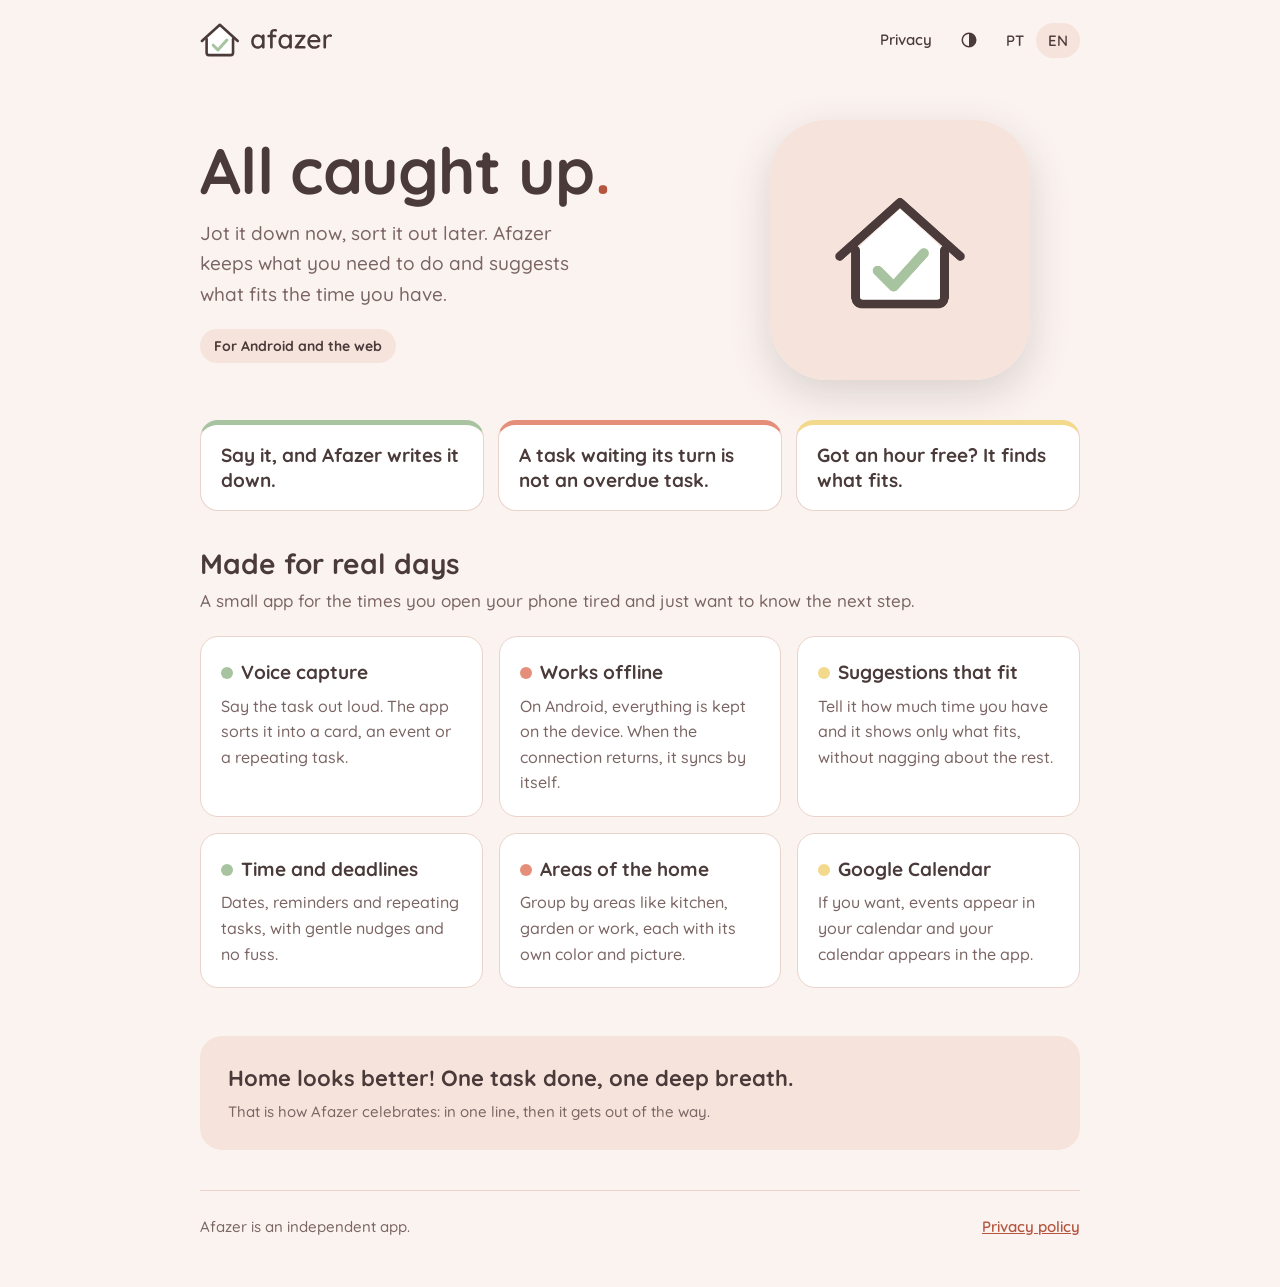
<file: index.html>
<!doctype html>
<html lang="pt-BR" data-lang="pt">
<head>
<meta charset="utf-8">
<meta name="viewport" content="width=device-width,initial-scale=1">
<title>Afazer</title>
<meta name="description" content="Afazer é um app de tarefas calmo, que funciona sem internet: anote falando, deixe a organização com a IA e faça só o que cabe agora.">
<meta property="og:title" content="Afazer: casa em dia">
<meta property="og:description" content="Anote agora, organize depois. Um app de tarefas calmo, sem culpa.">
<meta property="og:image" content="assets/og.png">
<link rel="icon" href="assets/favicon.svg" type="image/svg+xml">
<link rel="apple-touch-icon" href="assets/icon-512.png">
<link rel="stylesheet" href="https://fonts.googleapis.com/css2?family=Quicksand:wght@500;600;700&display=swap">
<link rel="stylesheet" href="assets/site.css?v=4">
</head>
<body>
<div class="wrap">
  <header class="top">
    <a href="./" aria-label="Afazer"><picture><source srcset="assets/afazer-lockup-dark.svg" media="(prefers-color-scheme: dark)"><img src="assets/afazer-lockup.svg" alt="Afazer"></picture></a>
    <nav>
      <a href="privacy.html"><span lang-block="pt">Privacidade</span><span lang-block="en">Privacy</span></a>
      <button type="button" class="theme" title="Tema / Theme" aria-label="Alternar tema claro/escuro / Toggle light/dark theme" aria-pressed="false"><svg width="18" height="18" viewBox="0 0 24 24" aria-hidden="true"><circle cx="12" cy="12" r="9" fill="none" stroke="currentColor" stroke-width="2"/><path d="M12 3a9 9 0 0 1 0 18z" fill="currentColor"/></svg></button><span class="lang"><button type="button" data-set="pt" aria-pressed="true">PT</button><button type="button" data-set="en" aria-pressed="false">EN</button></span>
    </nav>
  </header>

  <div lang-block="pt">
    <section class="hero">
      <div>
        <h1>Casa <em>em dia</em>.</h1>
        <p>Anote agora, organize depois. O Afazer guarda o que você precisa fazer e sugere o que cabe no tempo que você tem.</p>
        <span class="badge">Para Android e navegador</span>
      </div>
      <figure><img src="assets/icon-512.png" alt="Ícone do Afazer: uma casa com um check verde"></figure>
    </section>
    <section class="say" aria-label="Frases">
      <div>Fala, o Afazer anota.</div>
      <div>Tarefa esperando a vez não é tarefa atrasada.</div>
      <div>Tem 1 hora livre? Ele acha o que cabe.</div>
    </section>
    <section>
      <h2>Feito para dias reais</h2>
      <p class="sub">Um app pequeno, pensado para quem abre o celular cansado e só quer saber o próximo passo.</p>
      <div class="cards">
        <div class="card"><h3><span class="dot"></span>Captura por voz</h3><p>Diga a tarefa em voz alta. O app separa o que é cartão, evento ou tarefa que se repete.</p></div>
        <div class="card"><h3><span class="dot"></span>Funciona sem internet</h3><p>No Android, tudo é guardado no aparelho. Quando a conexão volta, o app sincroniza sozinho.</p></div>
        <div class="card"><h3><span class="dot"></span>Sugestões sob medida</h3><p>Diga quanto tempo você tem e o app mostra só o que cabe, sem cobrar o resto.</p></div>
        <div class="card"><h3><span class="dot"></span>Tempo e prazos</h3><p>Datas, lembretes e tarefas recorrentes, com avisos gentis e sem alarde.</p></div>
        <div class="card"><h3><span class="dot"></span>Áreas da casa</h3><p>Organize por áreas como cozinha, jardim ou trabalho, cada uma com a sua cor e imagem.</p></div>
        <div class="card"><h3><span class="dot"></span>Agenda do Google</h3><p>Se você quiser, os eventos aparecem na sua agenda e a sua agenda aparece no app.</p></div>
      </div>
    </section>
    <div class="quote">Casa mais bonita! Uma tarefa concluída, um respiro.<small>É assim que o Afazer comemora: em uma linha, e sai do caminho.</small></div>
  </div>

  <div lang-block="en">
    <section class="hero">
      <div>
        <h1>All caught up<em>.</em></h1>
        <p>Jot it down now, sort it out later. Afazer keeps what you need to do and suggests what fits the time you have.</p>
        <span class="badge">For Android and the web</span>
      </div>
      <figure><img src="assets/icon-512.png" alt="Afazer icon: a house with a green tick"></figure>
    </section>
    <section class="say" aria-label="Taglines">
      <div>Say it, and Afazer writes it down.</div>
      <div>A task waiting its turn is not an overdue task.</div>
      <div>Got an hour free? It finds what fits.</div>
    </section>
    <section>
      <h2>Made for real days</h2>
      <p class="sub">A small app for the times you open your phone tired and just want to know the next step.</p>
      <div class="cards">
        <div class="card"><h3><span class="dot"></span>Voice capture</h3><p>Say the task out loud. The app sorts it into a card, an event or a repeating task.</p></div>
        <div class="card"><h3><span class="dot"></span>Works offline</h3><p>On Android, everything is kept on the device. When the connection returns, it syncs by itself.</p></div>
        <div class="card"><h3><span class="dot"></span>Suggestions that fit</h3><p>Tell it how much time you have and it shows only what fits, without nagging about the rest.</p></div>
        <div class="card"><h3><span class="dot"></span>Time and deadlines</h3><p>Dates, reminders and repeating tasks, with gentle nudges and no fuss.</p></div>
        <div class="card"><h3><span class="dot"></span>Areas of the home</h3><p>Group by areas like kitchen, garden or work, each with its own color and picture.</p></div>
        <div class="card"><h3><span class="dot"></span>Google Calendar</h3><p>If you want, events appear in your calendar and your calendar appears in the app.</p></div>
      </div>
    </section>
    <div class="quote">Home looks better! One task done, one deep breath.<small>That is how Afazer celebrates: in one line, then it gets out of the way.</small></div>
  </div>

  <footer>
    <span lang-block="pt">Afazer é um app independente.</span><span lang-block="en">Afazer is an independent app.</span>
    <a href="privacy.html"><span lang-block="pt">Política de privacidade</span><span lang-block="en">Privacy policy</span></a>
  </footer>
</div>
<script>
(function(){var h=document.documentElement,b=document.querySelectorAll('.lang button');
function set(l){h.setAttribute('data-lang',l);h.lang=l==='pt'?'pt-BR':'en';b.forEach(function(x){x.setAttribute('aria-pressed',String(x.dataset.set===l))});try{localStorage.setItem('lang',l)}catch(e){}}
var s=null;try{s=localStorage.getItem('lang')}catch(e){}
set(s||((navigator.language||'pt').toLowerCase().indexOf('pt')===0?'pt':'en'));
b.forEach(function(x){x.addEventListener('click',function(){set(x.dataset.set)})});
var tb=document.querySelector('.theme'),src=document.querySelector('picture source'),im=document.querySelector('picture img');
var LG='assets/afazer-lockup.svg',DG='assets/afazer-lockup-dark.svg';
function isDark(){var t=h.getAttribute('data-theme');return t?t==='dark':matchMedia('(prefers-color-scheme: dark)').matches}
function sync(){var t=h.getAttribute('data-theme');if(t){src.media='not all';im.src=t==='dark'?DG:LG}tb.setAttribute('aria-pressed',String(isDark()))}
var st=null;try{st=localStorage.getItem('theme')}catch(e){}
if(st==='dark'||st==='light')h.setAttribute('data-theme',st);
sync();
tb.addEventListener('click',function(){var n=isDark()?'light':'dark';h.setAttribute('data-theme',n);try{localStorage.setItem('theme',n)}catch(e){}sync()});
})();
</script>
</body>
</html>
</file>
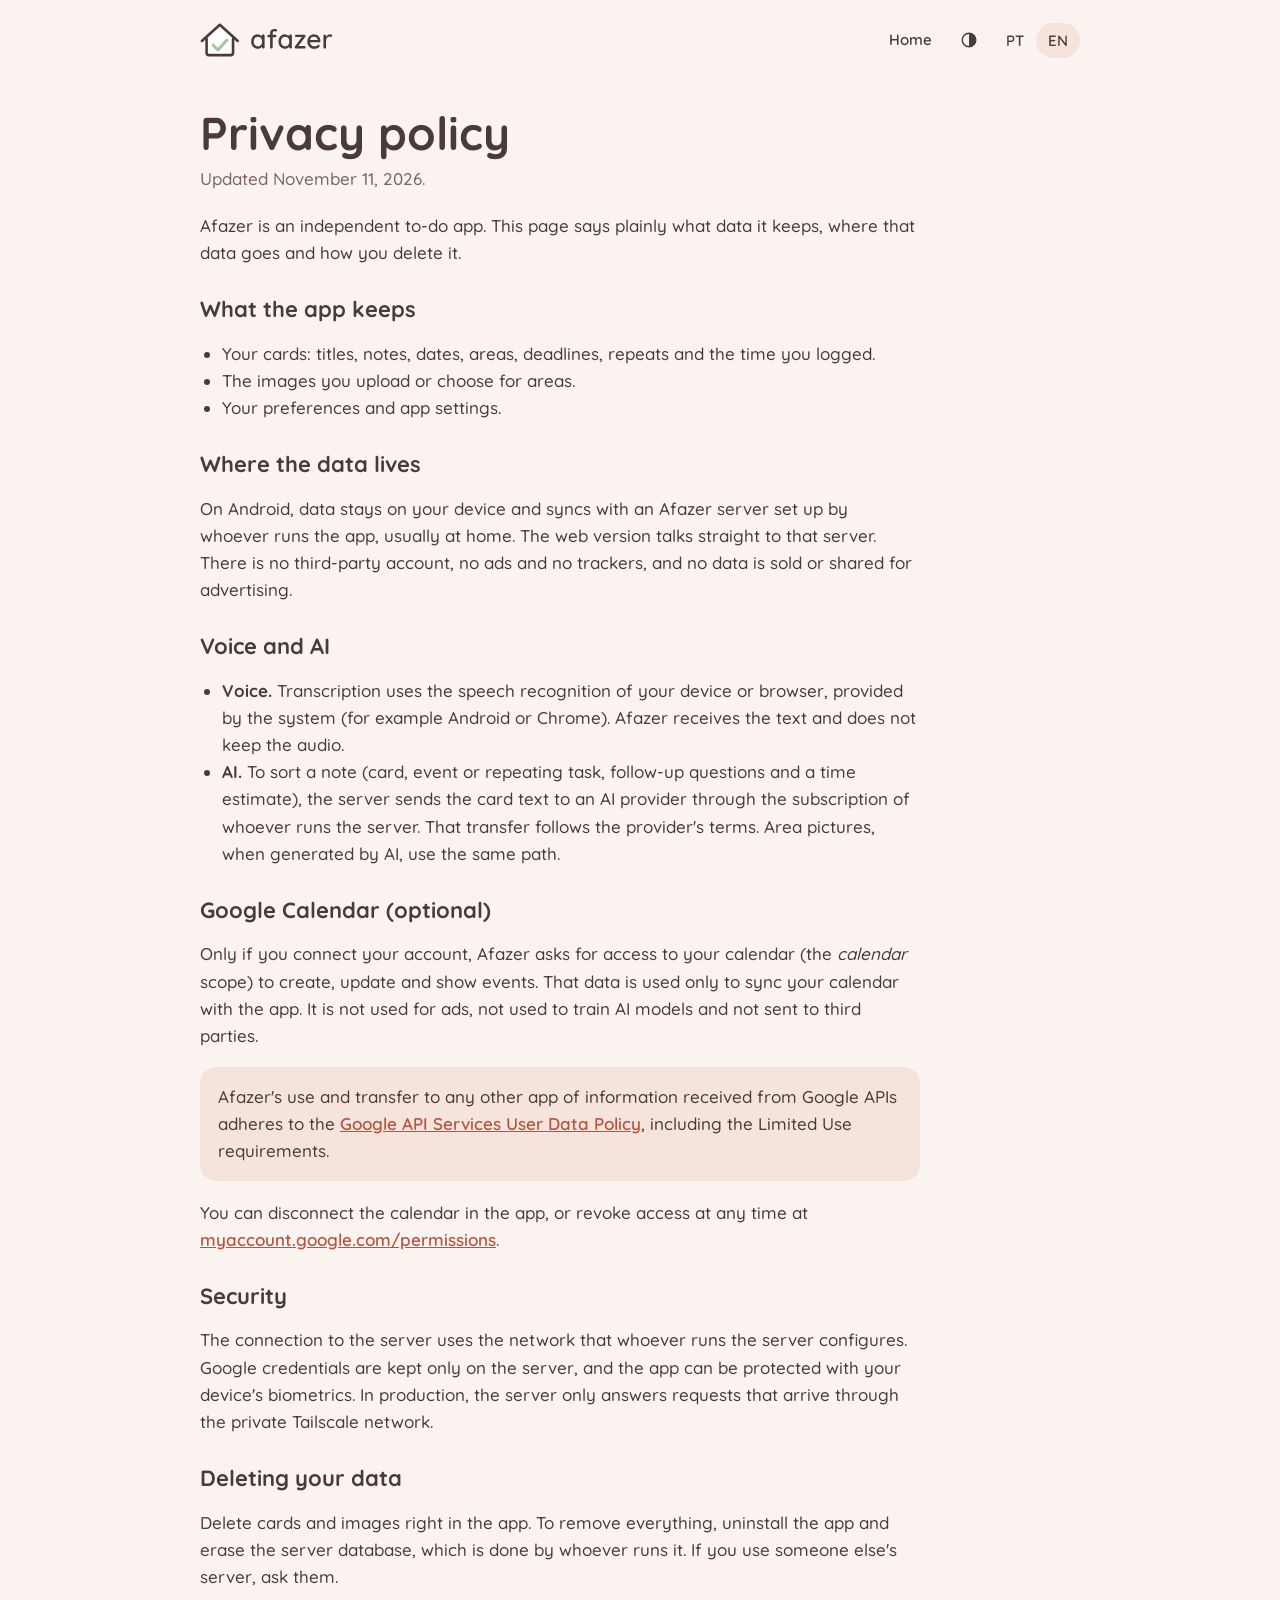
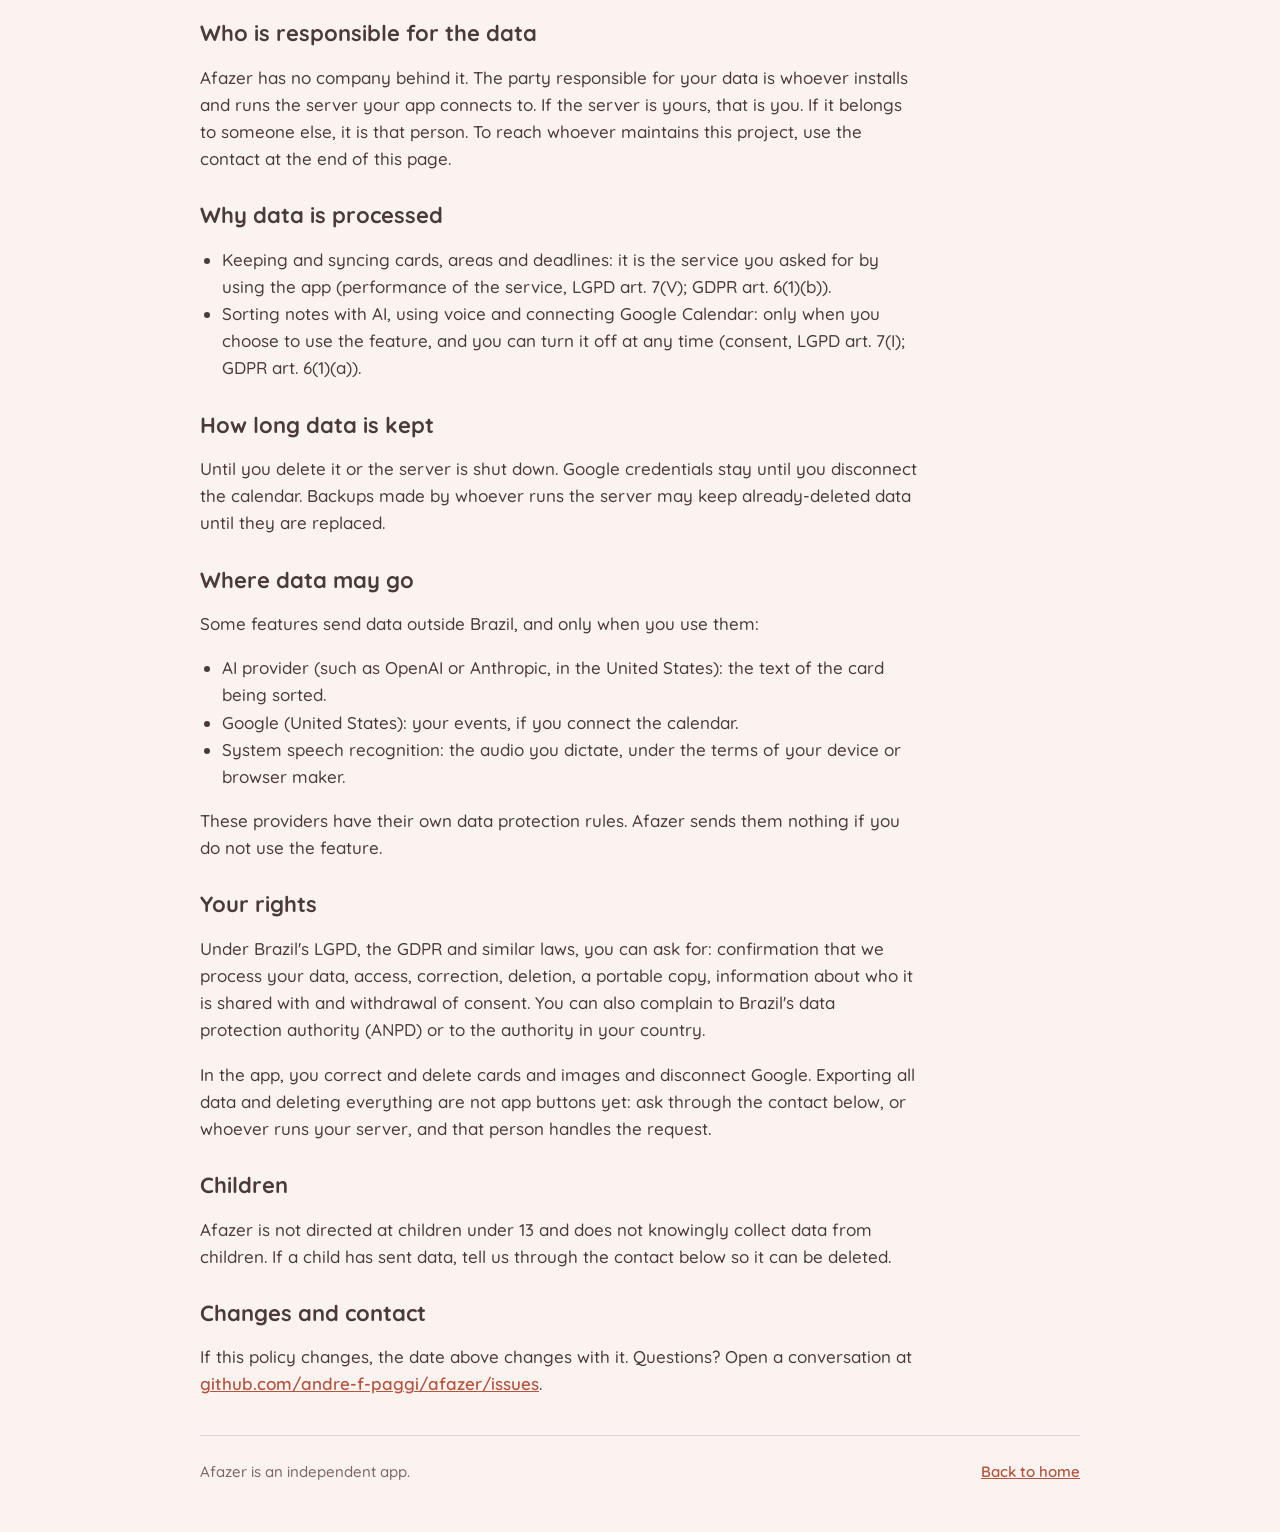
<file: privacy.html>
<!doctype html>
<html lang="pt-BR" data-lang="pt">
<head>
<meta charset="utf-8">
<meta name="viewport" content="width=device-width,initial-scale=1">
<title>Afazer: Política de privacidade</title>
<meta name="description" content="Como o Afazer trata os seus dados: o que fica no aparelho, o que vai ao servidor, o que passa pela IA e pelo Google Agenda.">
<link rel="icon" href="assets/favicon.svg" type="image/svg+xml">
<link rel="stylesheet" href="https://fonts.googleapis.com/css2?family=Quicksand:wght@500;600;700&display=swap">
<link rel="stylesheet" href="assets/site.css?v=5">
</head>
<body>
<div class="wrap">
  <header class="top">
    <a href="./" aria-label="Afazer"><picture><source srcset="assets/afazer-lockup-dark.svg" media="(prefers-color-scheme: dark)"><img src="assets/afazer-lockup.svg" alt="Afazer"></picture></a>
    <nav>
      <a href="./"><span lang-block="pt">Início</span><span lang-block="en">Home</span></a>
      <button type="button" class="theme" title="Tema / Theme" aria-label="Alternar tema claro/escuro / Toggle light/dark theme" aria-pressed="false"><svg width="18" height="18" viewBox="0 0 24 24" aria-hidden="true"><circle cx="12" cy="12" r="9" fill="none" stroke="currentColor" stroke-width="2"/><path d="M12 3a9 9 0 0 1 0 18z" fill="currentColor"/></svg></button><span class="lang"><button type="button" data-set="pt" aria-pressed="true">PT</button><button type="button" data-set="en" aria-pressed="false">EN</button></span>
    </nav>
  </header>

  <article class="doc" lang-block="pt">
    <h1>Política de privacidade</h1>
    <p class="when">Atualizada em 11 de novembro de 2026.</p>
    <p>O Afazer é um app de tarefas independente. Esta página explica, sem rodeios, que dados ele guarda, para onde eles vão e como você apaga.</p>

    <h2>O que o app guarda</h2>
    <ul>
      <li>Os seus cartões: títulos, notas, datas, áreas, prazos, repetições e o tempo que você registrou.</li>
      <li>As imagens que você enviar ou escolher para as áreas.</li>
      <li>As suas preferências e as configurações do app.</li>
    </ul>

    <h2>Onde ficam os dados</h2>
    <p>No Android, os dados ficam no seu aparelho e são sincronizados com um servidor do próprio Afazer, configurado por quem usa o app, geralmente em casa. A versão web fala direto com esse servidor. Não há conta em serviço de terceiros, anúncios nem rastreadores, e nenhum dado é vendido ou compartilhado para publicidade.</p>

    <h2>Voz e IA</h2>
    <ul>
      <li><strong>Voz.</strong> A transcrição usa o reconhecimento de fala do seu aparelho ou navegador, que é fornecido pelo sistema (por exemplo, o Android ou o Chrome). O Afazer recebe o texto e não guarda o áudio.</li>
      <li><strong>IA.</strong> Para organizar uma anotação (separar em cartão, evento ou tarefa recorrente, fazer perguntas e estimar tempo), o servidor envia o texto do cartão a um provedor de IA por meio da assinatura de quem opera o servidor. Esse envio segue os termos do provedor. As imagens de áreas, quando geradas por IA, usam o mesmo caminho.</li>
    </ul>

    <h2>Google Agenda (opcional)</h2>
    <p>Só se você conectar a sua conta, o Afazer pede acesso à sua agenda (escopo <em>calendar</em>) para criar, atualizar e mostrar eventos. Esses dados são usados apenas para sincronizar a sua agenda com o app e não são usados para anúncios, nem para treinar modelos de IA, nem enviados a terceiros.</p>
    <div class="box">O uso e a transferência, para qualquer outro app, das informações recebidas das APIs do Google seguem a <a href="https://developers.google.com/terms/api-services-user-data-policy">Política de Dados do Usuário dos Serviços de API do Google</a>, incluindo os requisitos de Uso Limitado.</div>
    <p>Você pode desconectar a agenda no app ou revogar o acesso a qualquer momento em <a href="https://myaccount.google.com/permissions">myaccount.google.com/permissions</a>.</p>

    <h2>Segurança</h2>
    <p>A conexão com o servidor usa a rede que quem opera o servidor configurar. As credenciais do Google ficam guardadas apenas no servidor, e o app pode ser protegido pela biometria do aparelho. Em produção, o servidor só atende pedidos que chegam pela rede privada Tailscale.</p>

    <h2>Apagar os seus dados</h2>
    <p>Apague cartões e imagens direto no app. Para remover tudo, desinstale o app e apague o banco de dados do servidor, o que é feito por quem o opera. Se você usa o servidor de outra pessoa, peça a ela.</p>

    <h2>Quem é o responsável pelos dados</h2>
    <p>O Afazer não tem uma empresa por trás. O responsável pelos seus dados é quem instala e opera o servidor ao qual o seu app se conecta. Se o servidor é seu, o responsável é você. Se é de outra pessoa, é essa pessoa. Para falar com quem mantém este projeto, use o contato no fim desta página.</p>

    <h2>Por que os dados são tratados</h2>
    <ul>
      <li>Guardar e sincronizar cartões, áreas e prazos: é o serviço que você pediu ao usar o app (execução do serviço, LGPD art. 7º, V; GDPR art. 6(1)(b)).</li>
      <li>Organizar anotações com IA, usar voz e conectar o Google Agenda: só quando você escolhe usar o recurso, e você pode desligá-lo quando quiser (consentimento, LGPD art. 7º, I; GDPR art. 6(1)(a)).</li>
    </ul>

    <h2>Por quanto tempo os dados ficam</h2>
    <p>Até você apagá-los ou até o servidor ser desativado. As credenciais do Google ficam até você desconectar a agenda. Cópias de segurança feitas por quem opera o servidor podem guardar dados já apagados até serem substituídas.</p>

    <h2>Para onde os dados podem ir</h2>
    <p>Alguns recursos enviam dados para fora do Brasil, e só quando você os usa:</p>
    <ul>
      <li>Provedor de IA (como a OpenAI ou a Anthropic, nos Estados Unidos): o texto do cartão a ser organizado.</li>
      <li>Google (Estados Unidos): os seus eventos, se você conectar a agenda.</li>
      <li>Reconhecimento de fala do sistema: o áudio que você dita, sob os termos do fabricante do aparelho ou do navegador.</li>
    </ul>
    <p>Esses provedores têm as próprias regras de proteção de dados. O Afazer não envia nada a eles se você não usar o recurso.</p>

    <h2>Os seus direitos</h2>
    <p>Pela LGPD, pelo GDPR e por leis parecidas, você pode pedir: confirmação de que tratamos os seus dados, acesso, correção, exclusão, uma cópia portável, informação sobre com quem eles são compartilhados e a retirada do consentimento. Você também pode reclamar à Autoridade Nacional de Proteção de Dados (ANPD, no Brasil) ou à autoridade do seu país.</p>
    <p>No app, você corrige e apaga cartões e imagens e desconecta o Google. Exportar todos os dados e apagar tudo ainda não são botões do app: peça pelo contato abaixo, ou a quem opera o seu servidor, e o pedido é atendido por essa pessoa.</p>

    <h2>Crianças</h2>
    <p>O Afazer não é direcionado a menores de 13 anos e não coleta dados de crianças de propósito. Se uma criança enviou dados, avise pelo contato abaixo para que sejam apagados.</p>

    <h2>Mudanças e contato</h2>
    <p>Se esta política mudar, a data acima muda junto. Dúvidas? Abra uma conversa em <a href="https://github.com/andre-f-paggi/afazer/issues">github.com/andre-f-paggi/afazer/issues</a>.</p>
  </article>

  <article class="doc" lang-block="en">
    <h1>Privacy policy</h1>
    <p class="when">Updated November 11, 2026.</p>
    <p>Afazer is an independent to-do app. This page says plainly what data it keeps, where that data goes and how you delete it.</p>

    <h2>What the app keeps</h2>
    <ul>
      <li>Your cards: titles, notes, dates, areas, deadlines, repeats and the time you logged.</li>
      <li>The images you upload or choose for areas.</li>
      <li>Your preferences and app settings.</li>
    </ul>

    <h2>Where the data lives</h2>
    <p>On Android, data stays on your device and syncs with an Afazer server set up by whoever runs the app, usually at home. The web version talks straight to that server. There is no third-party account, no ads and no trackers, and no data is sold or shared for advertising.</p>

    <h2>Voice and AI</h2>
    <ul>
      <li><strong>Voice.</strong> Transcription uses the speech recognition of your device or browser, provided by the system (for example Android or Chrome). Afazer receives the text and does not keep the audio.</li>
      <li><strong>AI.</strong> To sort a note (card, event or repeating task, follow-up questions and a time estimate), the server sends the card text to an AI provider through the subscription of whoever runs the server. That transfer follows the provider's terms. Area pictures, when generated by AI, use the same path.</li>
    </ul>

    <h2>Google Calendar (optional)</h2>
    <p>Only if you connect your account, Afazer asks for access to your calendar (the <em>calendar</em> scope) to create, update and show events. That data is used only to sync your calendar with the app. It is not used for ads, not used to train AI models and not sent to third parties.</p>
    <div class="box">Afazer's use and transfer to any other app of information received from Google APIs adheres to the <a href="https://developers.google.com/terms/api-services-user-data-policy">Google API Services User Data Policy</a>, including the Limited Use requirements.</div>
    <p>You can disconnect the calendar in the app, or revoke access at any time at <a href="https://myaccount.google.com/permissions">myaccount.google.com/permissions</a>.</p>

    <h2>Security</h2>
    <p>The connection to the server uses the network that whoever runs the server configures. Google credentials are kept only on the server, and the app can be protected with your device's biometrics. In production, the server only answers requests that arrive through the private Tailscale network.</p>

    <h2>Deleting your data</h2>
    <p>Delete cards and images right in the app. To remove everything, uninstall the app and erase the server database, which is done by whoever runs it. If you use someone else's server, ask them.</p>

    <h2>Who is responsible for the data</h2>
    <p>Afazer has no company behind it. The party responsible for your data is whoever installs and runs the server your app connects to. If the server is yours, that is you. If it belongs to someone else, it is that person. To reach whoever maintains this project, use the contact at the end of this page.</p>

    <h2>Why data is processed</h2>
    <ul>
      <li>Keeping and syncing cards, areas and deadlines: it is the service you asked for by using the app (performance of the service, LGPD art. 7(V); GDPR art. 6(1)(b)).</li>
      <li>Sorting notes with AI, using voice and connecting Google Calendar: only when you choose to use the feature, and you can turn it off at any time (consent, LGPD art. 7(I); GDPR art. 6(1)(a)).</li>
    </ul>

    <h2>How long data is kept</h2>
    <p>Until you delete it or the server is shut down. Google credentials stay until you disconnect the calendar. Backups made by whoever runs the server may keep already-deleted data until they are replaced.</p>

    <h2>Where data may go</h2>
    <p>Some features send data outside Brazil, and only when you use them:</p>
    <ul>
      <li>AI provider (such as OpenAI or Anthropic, in the United States): the text of the card being sorted.</li>
      <li>Google (United States): your events, if you connect the calendar.</li>
      <li>System speech recognition: the audio you dictate, under the terms of your device or browser maker.</li>
    </ul>
    <p>These providers have their own data protection rules. Afazer sends them nothing if you do not use the feature.</p>

    <h2>Your rights</h2>
    <p>Under Brazil's LGPD, the GDPR and similar laws, you can ask for: confirmation that we process your data, access, correction, deletion, a portable copy, information about who it is shared with and withdrawal of consent. You can also complain to Brazil's data protection authority (ANPD) or to the authority in your country.</p>
    <p>In the app, you correct and delete cards and images and disconnect Google. Exporting all data and deleting everything are not app buttons yet: ask through the contact below, or whoever runs your server, and that person handles the request.</p>

    <h2>Children</h2>
    <p>Afazer is not directed at children under 13 and does not knowingly collect data from children. If a child has sent data, tell us through the contact below so it can be deleted.</p>

    <h2>Changes and contact</h2>
    <p>If this policy changes, the date above changes with it. Questions? Open a conversation at <a href="https://github.com/andre-f-paggi/afazer/issues">github.com/andre-f-paggi/afazer/issues</a>.</p>
  </article>

  <footer>
    <span lang-block="pt">Afazer é um app independente.</span><span lang-block="en">Afazer is an independent app.</span>
    <a href="./"><span lang-block="pt">Voltar ao início</span><span lang-block="en">Back to home</span></a>
  </footer>
</div>
<script>
(function(){var h=document.documentElement,b=document.querySelectorAll('.lang button');
function set(l){h.setAttribute('data-lang',l);h.lang=l==='pt'?'pt-BR':'en';b.forEach(function(x){x.setAttribute('aria-pressed',String(x.dataset.set===l))});try{localStorage.setItem('lang',l)}catch(e){}}
var s=null;try{s=localStorage.getItem('lang')}catch(e){}
set(s||((navigator.language||'pt').toLowerCase().indexOf('pt')===0?'pt':'en'));
b.forEach(function(x){x.addEventListener('click',function(){set(x.dataset.set)})});
var tb=document.querySelector('.theme'),src=document.querySelector('picture source'),im=document.querySelector('picture img');
var LG='assets/afazer-lockup.svg',DG='assets/afazer-lockup-dark.svg';
function isDark(){var t=h.getAttribute('data-theme');return t?t==='dark':matchMedia('(prefers-color-scheme: dark)').matches}
function sync(){var t=h.getAttribute('data-theme');if(t){src.media='not all';im.src=t==='dark'?DG:LG}tb.setAttribute('aria-pressed',String(isDark()))}
var st=null;try{st=localStorage.getItem('theme')}catch(e){}
if(st==='dark'||st==='light')h.setAttribute('data-theme',st);
sync();
tb.addEventListener('click',function(){var n=isDark()?'light':'dark';h.setAttribute('data-theme',n);try{localStorage.setItem('theme',n)}catch(e){}sync()});
})();
</script>
</body>
</html>
</file>
<file: assets/site.css>
:root{--bg:#FBF3F0;--surface:#FFFFFF;--soft:#F6E3DC;--ink:#4A3B3A;--muted:#7A6563;--accent:#E58F7B;--accent-strong:#B5553F;--sage:#A8C3A0;--butter:#F3D98B;--line:#EAD3CB;--lockup:url(lockup.svg);color-scheme:light}
@media (prefers-color-scheme:dark){:root:not([data-theme="light"]){--bg:#2B2220;--surface:#362B29;--soft:#463835;--ink:#F6E9E4;--muted:#BFA9A4;--accent-strong:#E58F7B;--line:#4F403C;color-scheme:dark}}
:root[data-theme="dark"]{--bg:#2B2220;--surface:#362B29;--soft:#463835;--ink:#F6E9E4;--muted:#BFA9A4;--accent-strong:#E58F7B;--line:#4F403C;color-scheme:dark}
*{box-sizing:border-box}
html{scroll-behavior:smooth}
body{margin:0;background:var(--bg);color:var(--ink);font:17px/1.6 'Quicksand','Nunito','Segoe UI',system-ui,sans-serif;font-weight:500}
.wrap{max-width:920px;margin:0 auto;padding:0 20px}
header.top{display:flex;align-items:center;justify-content:space-between;gap:12px;padding:20px 0}
header.top img{height:36px;width:auto;display:block}
nav{display:flex;gap:6px;align-items:center;flex-wrap:wrap}
.theme{display:inline-flex;align-items:center;justify-content:center;width:38px;height:38px;padding:0!important}
nav a,.lang button,.theme{color:var(--ink);text-decoration:none;font-weight:600;font-size:15px;padding:8px 12px;border-radius:999px;border:0;background:transparent;font-family:inherit;cursor:pointer}
nav a:hover,.lang button:hover,.theme:hover{background:var(--soft)}
.lang button[aria-pressed="true"]{background:var(--soft)}
a:focus-visible,button:focus-visible{outline:3px solid var(--accent-strong);outline-offset:2px}
.hero{padding:40px 0 28px;display:grid;grid-template-columns:1.15fr .85fr;gap:32px;align-items:center}
.hero h1{font-size:clamp(38px,7vw,64px);line-height:1.05;margin:0 0 14px;font-weight:700;letter-spacing:-.01em}
.hero h1 em{font-style:normal;color:var(--accent-strong)}
.hero p{font-size:19px;color:var(--muted);margin:0 0 20px;max-width:34ch}
.badge{display:inline-block;background:var(--soft);padding:6px 14px;border-radius:999px;font-weight:700;font-size:14px}
.hero figure{margin:0;display:grid;place-items:center}
.hero figure img{width:min(100%,260px);border-radius:22%;box-shadow:0 14px 40px rgba(74,59,58,.18)}
.say{display:grid;grid-template-columns:repeat(3,1fr);gap:14px;padding:12px 0 36px}
.say div{background:var(--surface);border:1px solid var(--line);border-radius:18px;padding:18px 20px;font-weight:700;font-size:19px;line-height:1.3}
.say div:nth-child(1){border-top:5px solid var(--sage)}
.say div:nth-child(2){border-top:5px solid var(--accent)}
.say div:nth-child(3){border-top:5px solid var(--butter)}
h2{font-size:28px;margin:0 0 6px;line-height:1.2}
.sub{color:var(--muted);margin:0 0 22px}
.cards{display:grid;grid-template-columns:repeat(auto-fit,minmax(240px,1fr));gap:16px;padding-bottom:40px}
.card{background:var(--surface);border:1px solid var(--line);border-radius:18px;padding:20px}
.card h3{margin:0 0 6px;font-size:19px}
.card p{margin:0;color:var(--muted);font-size:16px}
.dot{display:inline-block;width:12px;height:12px;border-radius:50%;margin-right:8px;background:var(--sage)}
.card:nth-child(3n+2) .dot{background:var(--accent)}
.card:nth-child(3n) .dot{background:var(--butter)}
.quote{background:var(--soft);border-radius:22px;padding:28px;margin:8px 0 40px;font-size:22px;font-weight:700;line-height:1.35}
.quote small{display:block;font-weight:500;font-size:15px;color:var(--muted);margin-top:8px}
footer{border-top:1px solid var(--line);padding:24px 0 48px;color:var(--muted);font-size:15px;display:flex;gap:16px;flex-wrap:wrap;justify-content:space-between}
footer a{color:var(--accent-strong);font-weight:600}
.doc{padding:28px 0 20px;max-width:720px}
.doc h1{font-size:clamp(32px,6vw,46px);line-height:1.1;margin:0 0 6px}
.doc h2{font-size:22px;margin:30px 0 6px}
.doc p,.doc li{color:var(--ink)}
.doc ul{padding-left:22px}
.doc .when{color:var(--muted);margin:0 0 20px}
.doc a{color:var(--accent-strong);font-weight:600}
.doc .box{background:var(--soft);border-radius:16px;padding:16px 18px;margin:18px 0}
[lang-block]{display:none}
html[data-lang="pt"] [lang-block="pt"],html[data-lang="en"] [lang-block="en"]{display:block}
@media (max-width:720px){.hero{grid-template-columns:1fr}.hero figure{order:-1;justify-items:start}.hero figure img{width:128px}.say{grid-template-columns:1fr}}
@media (prefers-reduced-motion:reduce){html{scroll-behavior:auto}}
</file>
